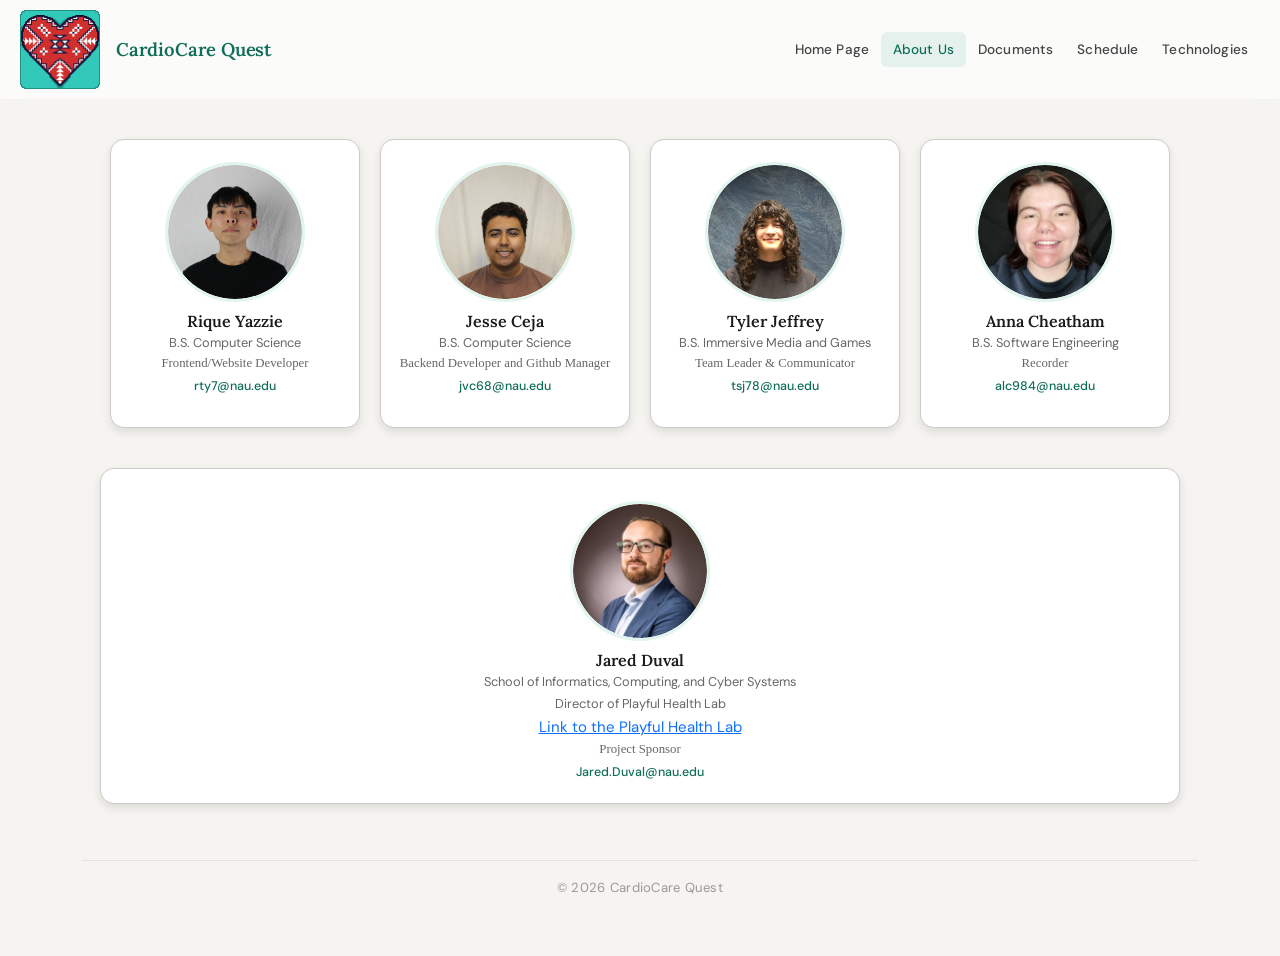
<file: aboutUs.html>
<!DOCTYPE html>
<html lang="en">
<head>
    <meta charset="UTF-8">
    <meta name="viewport" content="width=device-width, initial-scale=1.0">
    <link rel="stylesheet" href="bootstrap-5.3.8-dist/css/bootstrap.min.css">
    <title>CardioCare Quest - About Us</title>
    <link rel="stylesheet" href="styles.css">
</head>
<body class="background">
    <div class="header-bar container-fluid d-flex flex-wrap align-items-center">
        <img src="images/HeartlineLogo.png" alt="Cardio Quest Logo" width="80" class="me-3">
        <h3 class="me-auto">CardioCare Quest</h3>
        <ul class="nav ms-auto">
        <li class="nav-item">
        <a href="index.html" class="nav-link link-body-emphasis px-2">Home Page</a></li>
        <li class="nav-item"><a href="aboutUs.html" class="nav-link link-body-emphasis px-2 active" aria-current="page">About Us</a></li>
        <li class="nav-item"><a href="documents.html" class="nav-link link-body-emphasis px-2">Documents</a></li>
        <li class="nav-item"><a href="schedule.html" class="nav-link link-body-emphasis px-2">Schedule</a></li>
        <li class="nav-item"><a href="technologies.html" class="nav-link link-body-emphasis px-2">Technologies</a></li>
        </ul>        
    </div>

    <div class="flex-container">
    <div class="row-box">
        <div class="image-box">
            <img src="images/riqueHeadshot.jpeg" alt="Riques Headshot Photo">
        </div>
        <div class="text-box">
            <h3>Rique Yazzie</h3>
            <p>B.S. Computer Science</p>
            <p class="italic-font">Frontend/Website Developer</p>
            <p><b>rty7@nau.edu</b></p>
        </div>
    </div>
    
    <div class="row-box">
        <div class="image-box">
            <img src="images/jesseHeadshot.jpg" alt="Jesses Headshot Photo">
        </div>
        <div class="text-box">
            <h3>Jesse Ceja</h3>
            <p>B.S. Computer Science</p>
            <p class="italic-font">Backend Developer and Github Manager</p>
            <p><b>jvc68@nau.edu</b></p>
        </div>
    </div>

    <div class="row-box">
        <div class="image-box">
            <img src="images/tylerHeadshot.jpg" alt="Tylers Headshot Photo">
        </div>
        <div class="text-box">
            <h3>Tyler Jeffrey</h3>
            <p>B.S. Immersive Media and Games</p>
            <p class="italic-font">Team Leader & Communicator</p>
            <p><b>tsj78@nau.edu</b></p>
        </div>
    </div>

    <div class="row-box">
        <div class="image-box">
            <img src="images/annaHeadshot.png" alt="Annas Headshot Photo">
        </div>
        <div class="text-box">
            <h3>Anna Cheatham</h3>
            <p>B.S. Software Engineering</p>
            <p class="italic-font">Recorder</p>
            <p><b>alc984@nau.edu</b></p>
        </div>
    </div>
    </div>

    <div class="bottom-flex-container">
        <div class="row-box">
            <div class="image-box">
                <img src="images/jaredHeadshot.jpg" alt="Jareds Headshot Photo">
            </div>
            <div class="text-box">
                <h3>Jared Duval</h3>
                <p>School of Informatics, Computing, and Cyber Systems</p>
                <p>Director of Playful Health Lab</p>
                <a href="https://www.phtlab.nau.edu/">Link to the Playful Health Lab</a>
                <p class="italic-font">Project Sponsor</p>
                <p><b>Jared.Duval@nau.edu</b></p>
            </div>
        </div>
    </div>

    <div class="container">
        <footer class="py-3 my-4">
            <ul class="nav justify-content-center border-bottom pb-3 mb-3">
            </ul>
            <p class="text-center text-body-secondary">© 2026 CardioCare Quest</p>
        </footer>
    </div>

    <script src="bootstrap-5.3.8-dist/js/bootstrap.bundle.min.js"></script>

</body>
</html>
</file>
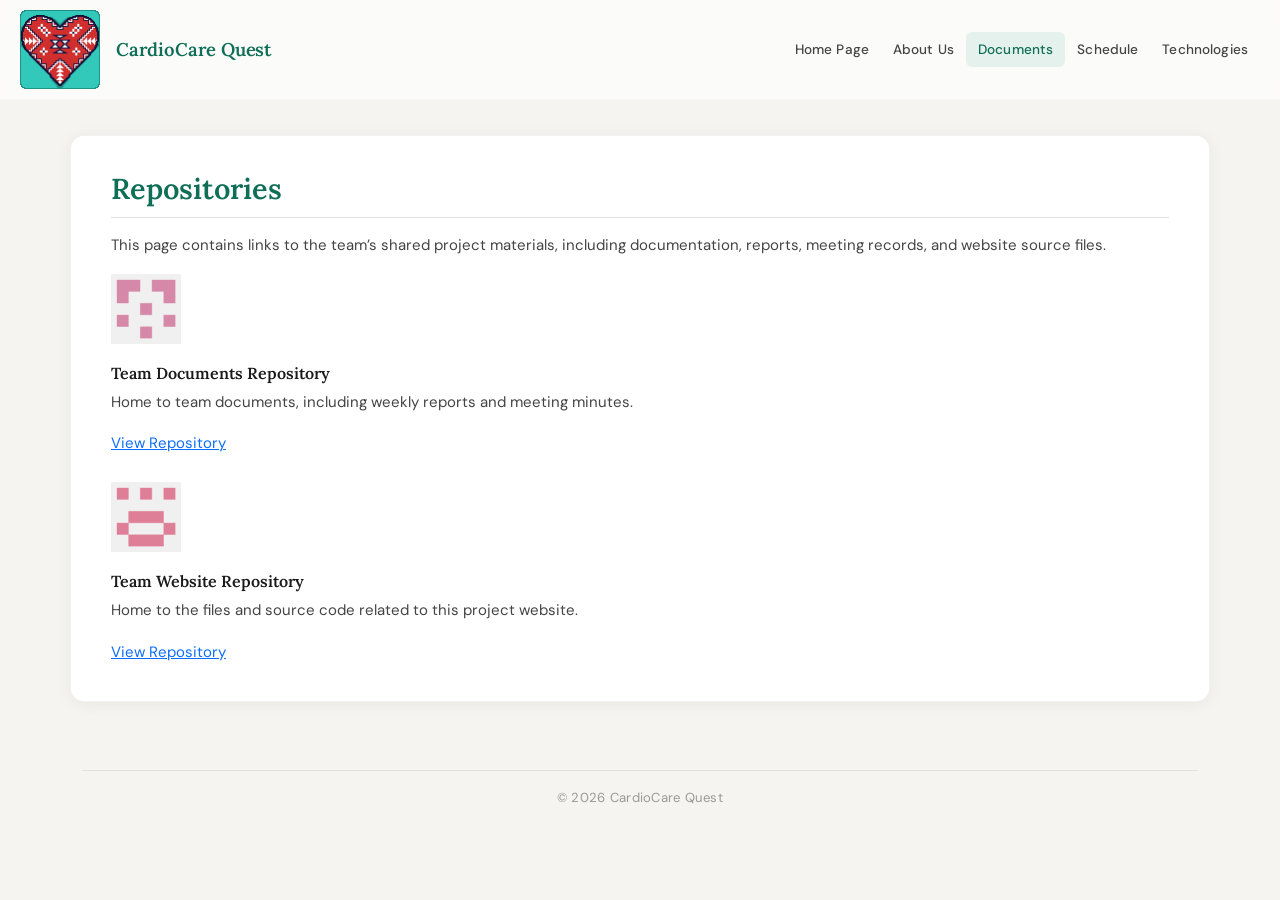
<file: documents.html>
<!DOCTYPE html>
<html lang="en">
<head>
    <meta charset="UTF-8">
    <meta name="viewport" content="width=device-width, initial-scale=1.0">
    <title>CardioCare Quest - Documents</title>
    <link rel="stylesheet" href="bootstrap-5.3.8-dist/css/bootstrap.min.css">
    <link rel="stylesheet" href="styles.css">
</head>
<body class="background">
     
    <div class="header-bar container-fluid d-flex flex-wrap align-items-center">
        <img src="images/HeartlineLogo.png" alt="Cardio Quest Logo" width="80" class="me-3">
        <h3 class="me-auto">CardioCare Quest</h3>
        <ul class="nav ms-auto">
        <li class="nav-item">
        <a href="index.html" class="nav-link link-body-emphasis px-2">Home Page</a></li>
        <li class="nav-item"><a href="aboutUs.html" class="nav-link link-body-emphasis px-2">About Us</a></li>
        <li class="nav-item"><a href="documents.html" class="nav-link link-body-emphasis px-2 active" aria-current="page">Documents</a></li>
        <li class="nav-item"><a href="schedule.html" class="nav-link link-body-emphasis px-2">Schedule</a></li>
        <li class="nav-item"><a href="technologies.html" class="nav-link link-body-emphasis px-2">Technologies</a></li>
        </ul>        
    </div>
    <div class="container my-4">
        <h2 style="border-bottom: 2px solid #ccc;">Repositories</h2>
        <p>
            This page contains links to the team’s shared project materials, including documentation,
            reports, meeting records, and website source files.
        </p>

        <div class="document-list">
            <div class="document-card">
                <div class="document-image">
                    <img src="images/Jesse Pfp.png" alt="GitHub profile picture for team documents repository">
                </div>
                <div class="document-content">
                    <h4>Team Documents Repository</h4>
                    <p>Home to team documents, including weekly reports and meeting minutes.</p>
                    <a href="https://github.com/jvc68/Capstone-Documents-Home" target="_blank">View Repository</a>
                </div>
            </div>

            <br>
            
            <div class="document-card">
                <div class="document-image">
                    <img src="images/Rique Pfp.png" alt="GitHub profile picture for team website repository">
                </div>
                <div class="document-content">
                    <h4>Team Website Repository</h4>
                    <p>Home to the files and source code related to this project website.</p>
                    <a href="https://github.com/jvc68/Cardio-Quest-Team-Website" target="_blank">View Repository</a>
                </div>
            </div>
        </div>
    </div>


    
    <div class="container">
        <footer class="py-3 my-4">
            <ul class="nav justify-content-center border-bottom pb-3 mb-3">
            </ul>
            <p class="text-center text-body-secondary">© 2026 CardioCare Quest</p>
        </footer>
    </div>
    
    <script src="bootstrap-5.3.8-dist/js/bootstrap.bundle.min.js"></script>

</body>
</html>
</file>
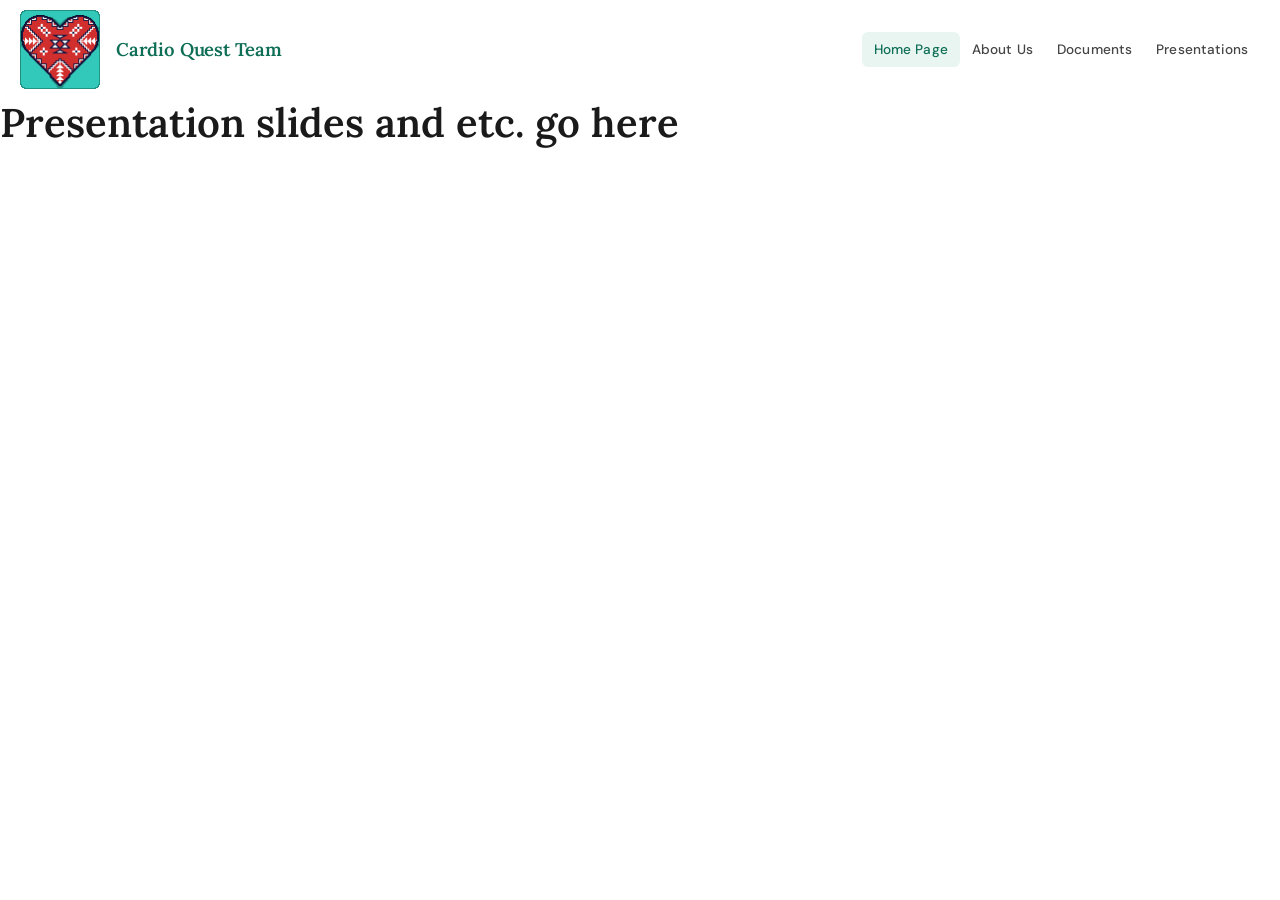
<file: presentations.html>
<!DOCTYPE html>
<html lang="en">
<head>
    <meta charset="UTF-8">
    <meta name="viewport" content="width=device-width, initial-scale=1.0">
    <link rel="stylesheet" href="bootstrap-5.3.8-dist/css/bootstrap.min.css">
    <link rel="stylesheet" href="styles.css">
</head>
<body>
    <div class="header-bar container-fluid d-flex flex-wrap align-items-center">
        <img src="images/HeartlineLogo.png" alt="Cardio Quest Logo" width="80" class="me-3">
        <h3 class="me-auto">Cardio Quest Team</h3>
        <ul class="nav ms-auto">
        <li class="nav-item">
        <a href="index.html" class="nav-link link-body-emphasis px-2 active" aria-current="page">Home Page</a></li>
        <li class="nav-item"><a href="aboutUs.html" class="nav-link link-body-emphasis px-2">About Us</a></li>
        <li class="nav-item"><a href="documents.html" class="nav-link link-body-emphasis px-2">Documents</a></li>
        <li class="nav-item"><a href="presentations.html" class="nav-link link-body-emphasis px-2">Presentations</a></li>
        </ul>        
    </div>
    <h1>Presentation slides and etc. go here</h1>

    <script src="bootstrap-5.3.8-dist/js/bootstrap.bundle.min.js"></script>

</body>
</html>
</file>
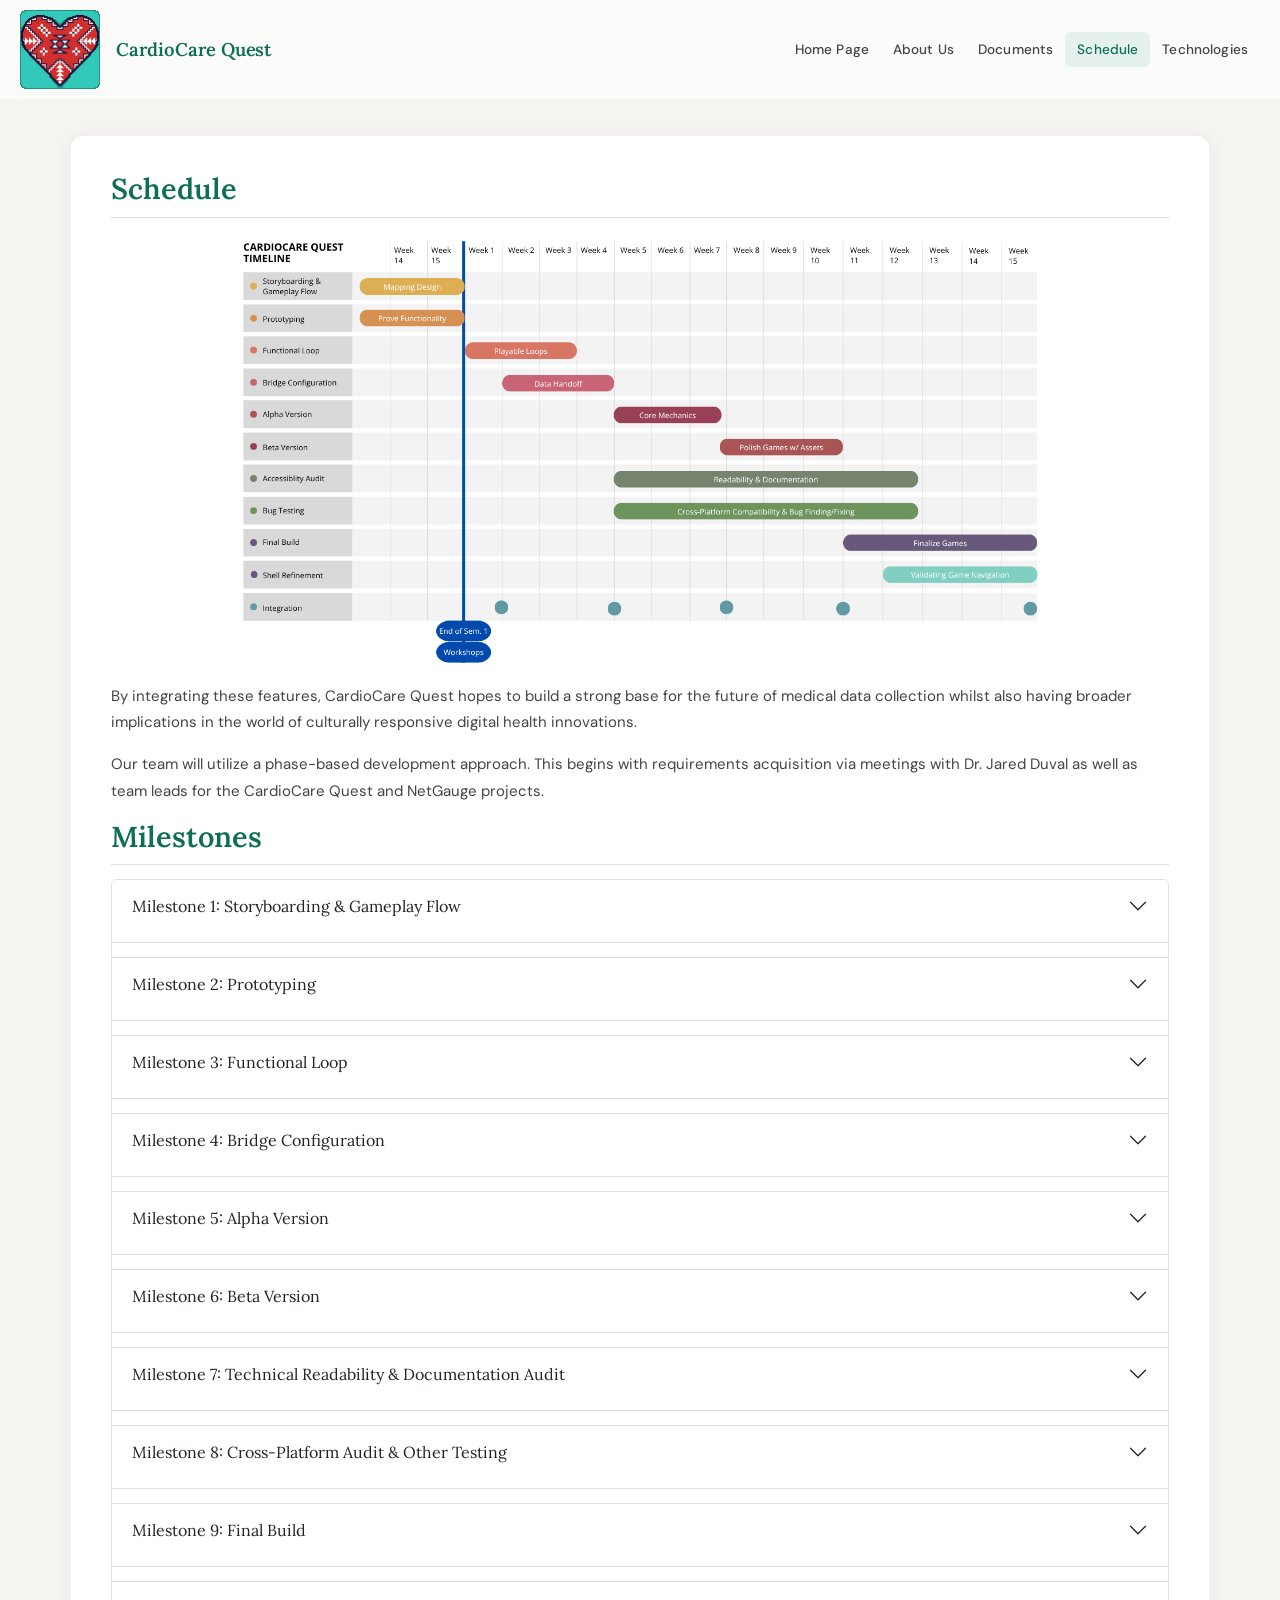
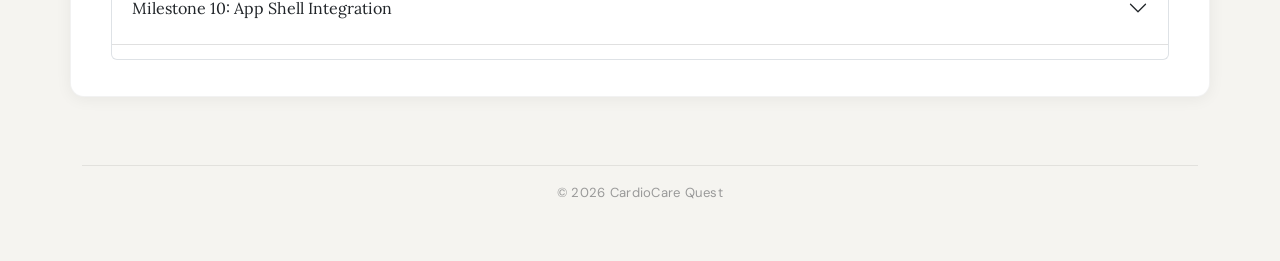
<file: schedule.html>
<!DOCTYPE html>
<html lang="en">
<head>
    <meta charset="UTF-8">
    <meta name="viewport" content="width=device-width, initial-scale=1.0">
    <link rel="stylesheet" href="bootstrap-5.3.8-dist/css/bootstrap.min.css">
    <title>CardioCare Quest - Schedule</title>
    <link rel="stylesheet" href="styles.css">
</head>
<body class="background">
    <div class="header-bar container-fluid d-flex flex-wrap align-items-center">
        <img src="images/HeartlineLogo.png" alt="Cardio Quest Logo" width="80" class="me-3">
        <h3 class="me-auto">CardioCare Quest</h3>
        <ul class="nav ms-auto">
        <li class="nav-item">
        <a href="index.html" class="nav-link link-body-emphasis px-2">Home Page</a></li>
        <li class="nav-item"><a href="aboutUs.html" class="nav-link link-body-emphasis px-2">About Us</a></li>
        <li class="nav-item"><a href="documents.html" class="nav-link link-body-emphasis px-2">Documents</a></li>
        <li class="nav-item"><a href="schedule.html" class="nav-link link-body-emphasis px-2 active" aria-current="page">Schedule</a></li>
        <li class="nav-item"><a href="technologies.html" class="nav-link link-body-emphasis px-2">Technologies</a></li>
        </ul>        
    </div>

    <div class="container my-4">
        <h2>Schedule</h2>
        <img src="images/ProjectSchedule.png" class="schedule-image" alt="Project Schedule diagram">
        <p>By integrating these features, CardioCare Quest hopes to build a strong base for the future of
                medical data collection whilst also having broader implications in the world of culturally
                responsive digital health innovations.
            </p>
            <p>Our team will utilize a phase-based development approach. This begins with requirements
                acquisition via meetings with Dr. Jared Duval as well as team leads for the CardioCare Quest
                and NetGauge projects.
            </p>
        <h2 style="border-bottom: 2px solid #ccc;">Milestones</h2>

        <div class="accordion" id="milestonesAccordion">
            <div class="accordion-item">
                <h2 class="accordion-header" id="headingOne">
                    <button class="accordion-button collapsed" type="button" data-bs-toggle="collapse" data-bs-target="#milestoneOne" aria-expanded="false" aria-controls="milestoneOne">
                        Milestone 1: Storyboarding & Gameplay Flow
                    </button>
                </h2>
                <div id="milestoneOne" class="accordion-collapse collapse" aria-labelledby="headingOne" data-bs-parent="#milestonesAccordion">
                    <div class="accordion-body">
                        Conceptualize and finalize storyboards for all 5 games during sessions with the PHT Lab to ensure a proper base for the game development phase.
                    </div>
                </div>
            </div>

            <div class="accordion-item">
                <h2 class="accordion-header" id="headingTwo">
                    <button class="accordion-button collapsed" type="button" data-bs-toggle="collapse" data-bs-target="#milestoneTwo" aria-expanded="false" aria-controls="milestoneTwo">
                        Milestone 2: Prototyping
                    </button>
                </h2>
                <div id="milestoneTwo" class="accordion-collapse collapse" aria-labelledby="headingTwo" data-bs-parent="#milestonesAccordion">
                    <div class="accordion-body">
                        Build individual prototypes for each of the 5 factors, focusing on establishing the functionality required for each unique gameplay mechanic.
                    </div>
                </div>
            </div>

            <div class="accordion-item">
                <h2 class="accordion-header" id="headingThree">
                    <button class="accordion-button collapsed" type="button" data-bs-toggle="collapse" data-bs-target="#milestoneThree" aria-expanded="false" aria-controls="milestoneThree">
                        Milestone 3: Functional Loop
                    </button>
                </h2>
                <div id="milestoneThree" class="accordion-collapse collapse" aria-labelledby="headingThree" data-bs-parent="#milestonesAccordion">
                    <div class="accordion-body">
                        Establish the first playable loop for each game to verify proper state management and data handoff functionality.
                    </div>
                </div>
            </div>

            <div class="accordion-item">
                <h2 class="accordion-header" id="headingFour">
                    <button class="accordion-button collapsed" type="button" data-bs-toggle="collapse" data-bs-target="#milestoneFour" aria-expanded="false" aria-controls="milestoneFour">
                        Milestone 4: Bridge Configuration
                    </button>
                </h2>
                <div id="milestoneFour" class="accordion-collapse collapse" aria-labelledby="headingFour" data-bs-parent="#milestonesAccordion">
                    <div class="accordion-body">
                        Properly establish the Twine-to-Flutter communication bridge to ensure that all hypertension metrics can be sent to the backend database.
                    </div>
                </div>
            </div>

            <div class="accordion-item">
                <h2 class="accordion-header" id="headingFive">
                    <button class="accordion-button collapsed" type="button" data-bs-toggle="collapse" data-bs-target="#milestoneFive" aria-expanded="false" aria-controls="milestoneFive">
                        Milestone 5: Alpha Version
                    </button>
                </h2>
                <div id="milestoneFive" class="accordion-collapse collapse" aria-labelledby="headingFive" data-bs-parent="#milestonesAccordion">
                    <div class="accordion-body">
                        Tie together all core mechanics and systems required for each game using placeholders or other unpolished assets to create a feature-complete system despite lacking polish.
                    </div>
                </div>
            </div>

            <div class="accordion-item">
                <h2 class="accordion-header" id="headingSix">
                    <button class="accordion-button collapsed" type="button" data-bs-toggle="collapse" data-bs-target="#milestoneSix" aria-expanded="false" aria-controls="milestoneSix">
                        Milestone 6: Beta Version
                    </button>
                </h2>
                <div id="milestoneSix" class="accordion-collapse collapse" aria-labelledby="headingSix" data-bs-parent="#milestonesAccordion">
                    <div class="accordion-body">
                        Replace all placeholder assets with completed versions of text, audio, images, and other content while also refining gameplay functionality and focusing on bug fixing.
                    </div>
                </div>
            </div>

            <div class="accordion-item">
                <h2 class="accordion-header" id="headingSeven">
                    <button class="accordion-button collapsed" type="button" data-bs-toggle="collapse" data-bs-target="#milestoneSeven" aria-expanded="false" aria-controls="milestoneSeven">
                        Milestone 7: Technical Readability & Documentation Audit
                    </button>
                </h2>
                <div id="milestoneSeven" class="accordion-collapse collapse" aria-labelledby="headingSeven" data-bs-parent="#milestonesAccordion">
                    <div class="accordion-body">
                        Perform a comprehensive audit of the entire codebase to ensure it is organized, understandable, and well documented for future community use. This also includes assessing compliance with accessibility standards.
                    </div>
                </div>
            </div>

            <div class="accordion-item">
                <h2 class="accordion-header" id="headingEight">
                    <button class="accordion-button collapsed" type="button" data-bs-toggle="collapse" data-bs-target="#milestoneEight" aria-expanded="false" aria-controls="milestoneEight">
                        Milestone 8: Cross-Platform Audit & Other Testing
                    </button>
                </h2>
                <div id="milestoneEight" class="accordion-collapse collapse" aria-labelledby="headingEight" data-bs-parent="#milestonesAccordion">
                    <div class="accordion-body">
                        Perform final testing for Android and iOS compatibility and conduct any other required tests for usability, accessibility, and bug finding.
                    </div>
                </div>
            </div>

            <div class="accordion-item">
                <h2 class="accordion-header" id="headingNine">
                    <button class="accordion-button collapsed" type="button" data-bs-toggle="collapse" data-bs-target="#milestoneNine" aria-expanded="false" aria-controls="milestoneNine">
                        Milestone 9: Final Build
                    </button>
                </h2>
                <div id="milestoneNine" class="accordion-collapse collapse" aria-labelledby="headingNine" data-bs-parent="#milestonesAccordion">
                    <div class="accordion-body">
                        Finalize a release candidate build, ensuring that there are no major bugs and that game mechanics are fully fleshed out and tested.
                    </div>
                </div>
            </div>

            <div class="accordion-item">
                <h2 class="accordion-header" id="headingTen">
                    <button class="accordion-button collapsed" type="button" data-bs-toggle="collapse" data-bs-target="#milestoneTen" aria-expanded="false" aria-controls="milestoneTen">
                        Milestone 10: App Shell Integration
                    </button>
                </h2>
                <div id="milestoneTen" class="accordion-collapse collapse" aria-labelledby="headingTen" data-bs-parent="#milestonesAccordion">
                    <div class="accordion-body">
                        Finalize any changes required for the Flutter app shell, ensuring proper navigation between all sections of the platform. Twine games will also be fully integrated into the platform at this point for usage.
                    </div>
                </div>
            </div>
        </div>

    </div>

    <div class="container">
        <footer class="py-3 my-4">
            <ul class="nav justify-content-center border-bottom pb-3 mb-3">
            </ul>
            <p class="text-center text-body-secondary">© 2026 CardioCare Quest</p>
        </footer>
    </div>
    
    <script src="bootstrap-5.3.8-dist/js/bootstrap.bundle.min.js"></script>

</body>
</html>
</file>
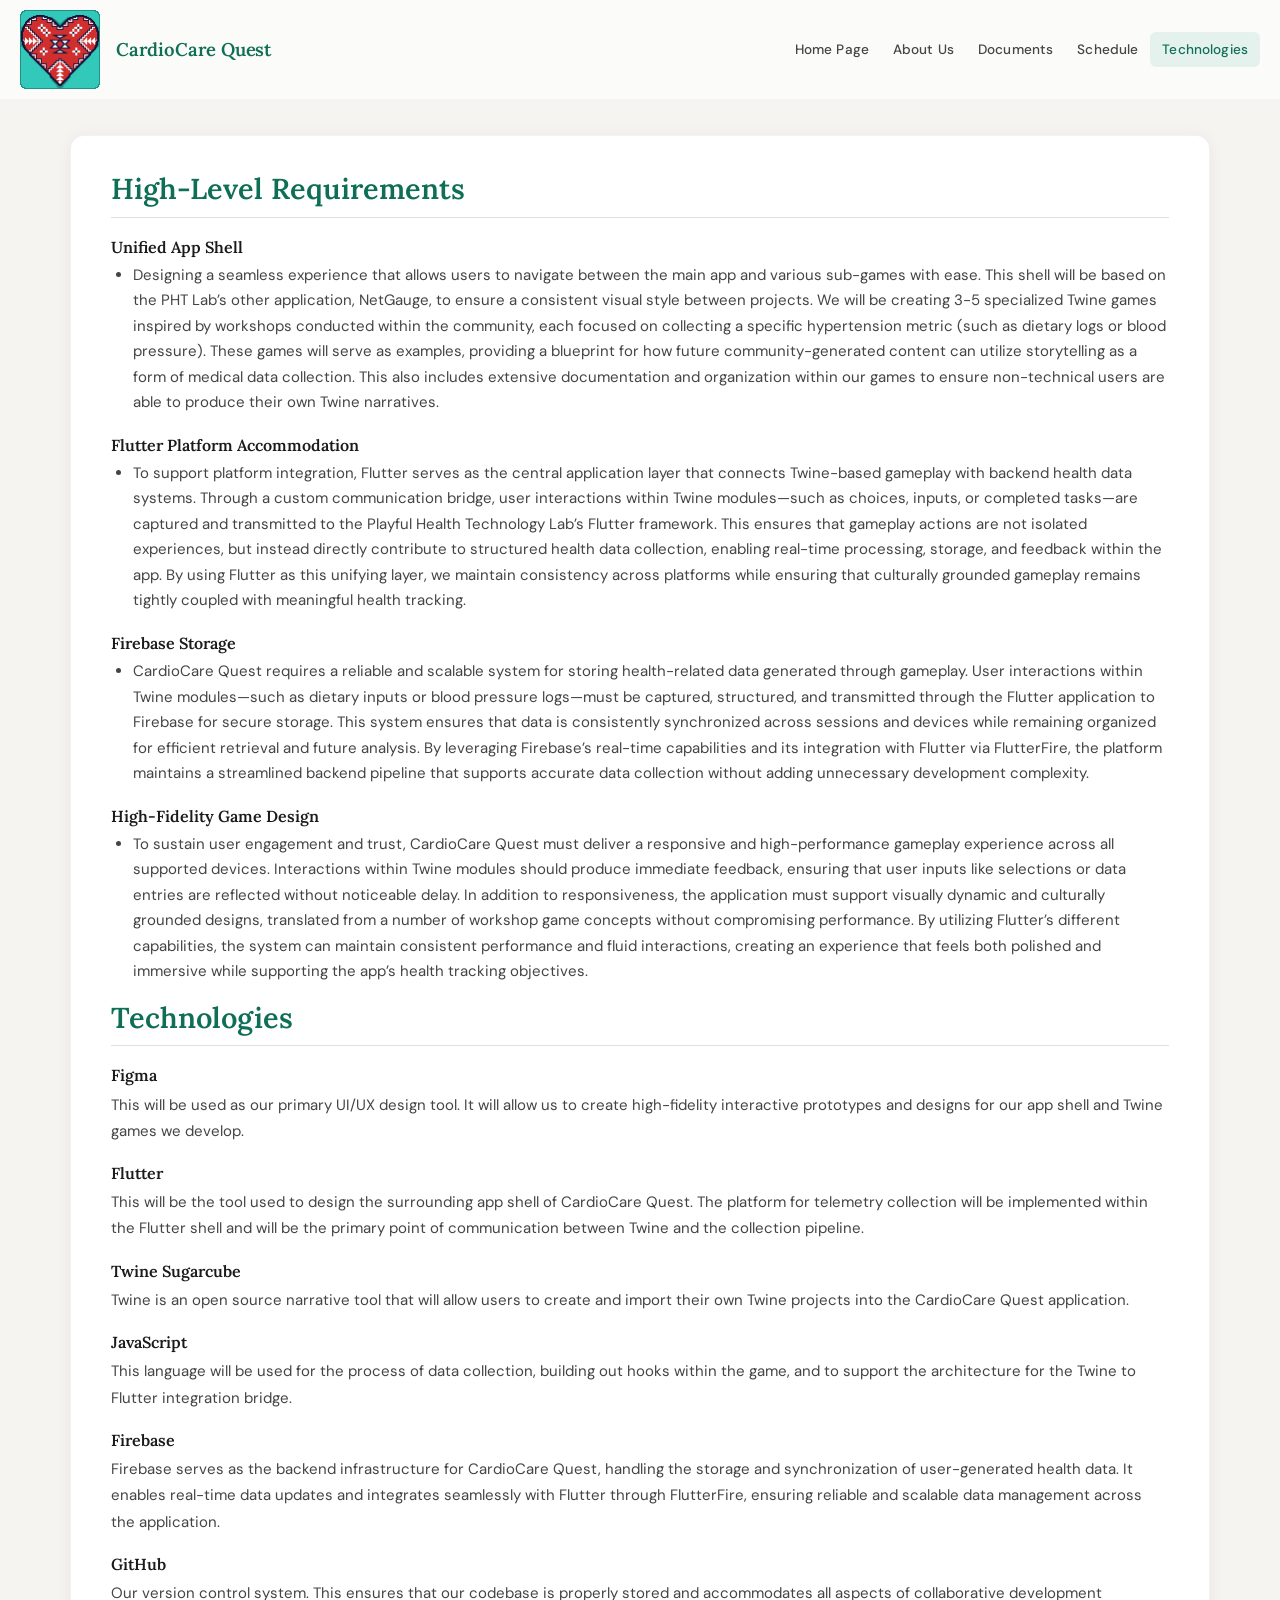
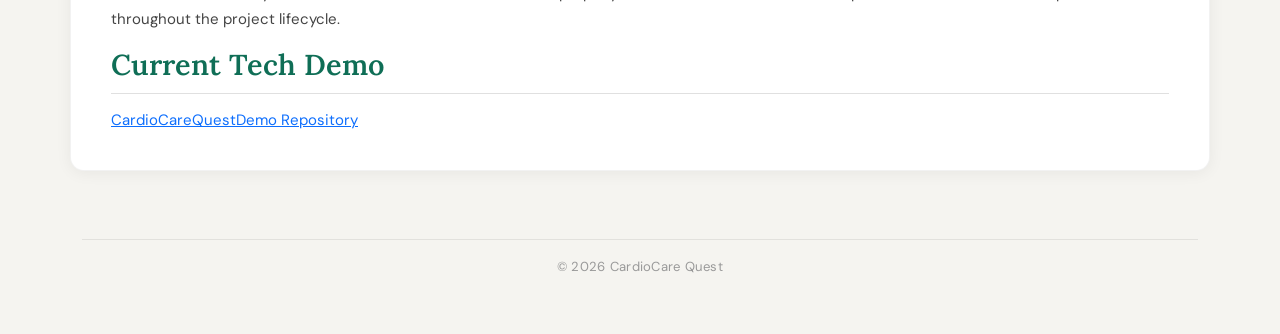
<file: technologies.html>
<!DOCTYPE html>
<html lang="en">
<head>
    <meta charset="UTF-8">
    <meta name="viewport" content="width=device-width, initial-scale=1.0">
    <link rel="stylesheet" href="bootstrap-5.3.8-dist/css/bootstrap.min.css">
    <title>CardioCare Quest - Technologies</title>
    <link rel="stylesheet" href="styles.css">
</head>
<body class="background">
    <div class="header-bar container-fluid d-flex flex-wrap align-items-center">
        <img src="images/HeartlineLogo.png" alt="Cardio Quest Logo" width="80" class="me-3">
        <h3 class="me-auto">CardioCare Quest</h3>
        <ul class="nav ms-auto">
        <li class="nav-item">
        <a href="index.html" class="nav-link link-body-emphasis px-2">Home Page</a></li>
        <li class="nav-item"><a href="aboutUs.html" class="nav-link link-body-emphasis px-2">About Us</a></li>
        <li class="nav-item"><a href="documents.html" class="nav-link link-body-emphasis px-2">Documents</a></li>
        <li class="nav-item"><a href="schedule.html" class="nav-link link-body-emphasis px-2">Schedule</a></li>
        <li class="nav-item"><a href="technologies.html" class="nav-link link-body-emphasis px-2 active" aria-current="page">Technologies</a></li>
        </ul>        
    </div>

    <div class="container my-4">
        <h2 style="border-bottom: 2px solid #ccc;">High-Level Requirements</h2>
        <h4>Unified App Shell</h4>
        <ul>
            <li>Designing a seamless experience that allows users to navigate between the main app and various 
                sub-games with ease. This shell will be based on the PHT Lab’s other application, NetGauge, to 
                ensure a consistent visual style between projects. We will be creating 3-5 specialized Twine 
                games inspired by workshops conducted within the community, each focused on collecting a specific 
                hypertension metric (such as dietary logs or blood pressure). These games will serve as examples, 
                providing a blueprint for how future community-generated content can utilize storytelling as a 
                form of medical data collection. This also includes extensive documentation and organization 
                within our games to ensure non-technical users are able to produce their own Twine narratives.
            </li>
        </ul>
        <h4>Flutter Platform Accommodation</h4>
        <ul>
            <li>To support platform integration, Flutter serves as the central application layer that connects 
                Twine-based gameplay with backend health data systems. Through a custom communication bridge, 
                user interactions within Twine modules—such as choices, inputs, or completed tasks—are captured 
                and transmitted to the Playful Health Technology Lab’s Flutter framework. This ensures that 
                gameplay actions are not isolated experiences, but instead directly contribute to structured 
                health data collection, enabling real-time processing, storage, and feedback within the app. 
                By using Flutter as this unifying layer, we maintain consistency across platforms while ensuring 
                that culturally grounded gameplay remains tightly coupled with meaningful health tracking.
            </li>
        </ul>
        <h4>Firebase Storage</h4>
        <ul>
            <li>CardioCare Quest requires a reliable and scalable system for storing health-related data generated 
                through gameplay. User interactions within Twine modules—such as dietary inputs or blood pressure 
                logs—must be captured, structured, and transmitted through the Flutter application to Firebase for 
                secure storage. This system ensures that data is consistently synchronized across sessions and 
                devices while remaining organized for efficient retrieval and future analysis. By leveraging 
                Firebase’s real-time capabilities and its integration with Flutter via FlutterFire, the platform 
                maintains a streamlined backend pipeline that supports accurate data collection without adding 
                unnecessary development complexity.

            </li>
        </ul>
        <h4>High-Fidelity Game Design</h4>
        <ul>
            <li>To sustain user engagement and trust, CardioCare Quest must deliver a responsive and 
                high-performance gameplay experience across all supported devices. Interactions within Twine 
                modules should produce immediate feedback, ensuring that user inputs like selections or data 
                entries are reflected without noticeable delay. In addition to responsiveness, the application 
                must support visually dynamic and culturally grounded designs, translated from a number of workshop 
                game concepts without compromising performance. By utilizing Flutter’s different capabilities, 
                the system can maintain consistent performance and fluid interactions, creating an experience 
                that feels both polished and immersive while supporting the app’s health tracking objectives. 
            </li>
        </ul>
 
        <h2 style="border-bottom: 2px solid #ccc;">Technologies</h2>
        <h4>Figma</h4>
        <p>This will be used as our primary UI/UX design tool. It will allow us to create high-fidelity
            interactive prototypes and designs for our app shell and Twine games we develop.</p>
        <h4>Flutter</h4>
        <p>This will be the tool used to design the surrounding app shell of CardioCare Quest. The
            platform for telemetry collection will be implemented within the Flutter shell and will be the
            primary point of communication between Twine and the collection pipeline.</p>
        <h4>Twine Sugarcube</h4>
        <p>Twine is an open source narrative tool that will allow users to create and import their own
            Twine projects into the CardioCare Quest application.</p>
        <h4>JavaScript</h4>
        <p>This language will be used for the process of data collection, building out hooks within the
            game, and to support the architecture for the Twine to Flutter integration bridge.</p>
            <h4>Firebase</h4>
        <p>Firebase serves as the backend infrastructure for CardioCare Quest, handling the storage and synchronization 
            of user-generated health data. It enables real-time data updates and integrates seamlessly with Flutter 
            through FlutterFire, ensuring reliable and scalable data management across the application.</p>
        <h4>GitHub</h4>
        <p>Our version control system. This ensures that our codebase is properly stored and
            accommodates all aspects of collaborative development throughout the project lifecycle.</p>
 
        <h2 style="border-bottom: 2px solid #ccc;">Current Tech Demo</h2>
        <a href="https://github.com/jvc68/CardioCareQuestDemo">CardioCareQuestDemo Repository</a>
    </div>
    
    <div class="container">
        <footer class="py-3 my-4">
            <ul class="nav justify-content-center border-bottom pb-3 mb-3">
            </ul>
            <p class="text-center text-body-secondary">© 2026 CardioCare Quest</p>
        </footer>
    </div>

    <script src="bootstrap-5.3.8-dist/js/bootstrap.bundle.min.js"></script>

</body>
</html>
</file>
<file: styles.css>
/* ====================
   GLOBAL STUFF (FONTS)
   ==================== */

@import url('https://fonts.googleapis.com/css2?family=Lora:ital,wght@0,400;0,600;1,400&family=DM+Sans:ital,wght@0,300;0,400;0,500;1,400&display=swap');
 
*, *::before, *::after {
  box-sizing: border-box;
}
 
body {
  font-family: 'DM Sans', sans-serif;
  font-size: 15px;
  line-height: 1.7;
  color: #1a1a1a;
}
 
h1, h2, h3, h4 {
  font-family: 'Lora', serif;
  font-weight: 600;
}

/* ====================
   BACKGROUND
   ==================== */

/* change background color */
.background {
  background-color: #f5f4f0;
}

/* ====================
   HEADER/NAV
   ==================== */

/* for styling the top of the header */
.header-bar {
  position: sticky;
  top: 0;
  z-index: 1000;

  background: rgba(255, 255, 255, 0.6);
  /* transparent */
  backdrop-filter: blur(10px);
  -webkit-backdrop-filter: blur(10px);
  /* Safari support */
  padding: 10px 20px;
}

.header-bar h3 {
  font-family: 'Lora', serif;
  font-size: 1.15rem;
  font-weight: 600;
  color: #0f6e56;
  margin: 0;
  letter-spacing: -0.01em;
}
 
.header-bar .nav-link {
  font-size: 0.85rem;
  font-weight: 500;
  color: #444 !important;
  padding: 6px 12px !important;
  border-radius: 6px;
  transition: background 0.18s, color 0.18s;
  letter-spacing: 0.01em;
}
 
.header-bar .nav-link:hover {
  background: rgba(29, 158, 117, 0.08);
  color: #0f6e56 !important;
}
 
.header-bar .nav-link.active {
  background: rgba(29, 158, 117, 0.1);
  color: #0f6e56 !important;
}

/* ====================
   HERO SECTION 
   ====================*/

.banner {
  width: 100%;
  height: 300px;
  object-fit: cover;
  display: block;
  filter: brightness(0.72);
}

/* hero section styling */
.hero-section {
  position: relative;
  width: 100%;
  overflow: hidden;
}

/* contains text over the hero image */
.hero-text {
  position: absolute;
  top: 50%;
  left: 35%;
  transform: translate(-50%, -50%);
  color: white;
  text-align: center;
}

.hero-text h1 {
  font-family: 'Lora', serif;
  font-size: clamp(1.4rem, 3vw, 2rem);
  font-weight: 600;
  text-shadow: 0 2px 12px rgba(0,0,0,0.35);
  line-height: 1.3;
  color: white;
}

/* ====================
   MAIN CONTENT HOMEPAGE
   ==================== */

.container.my-4 {
  background: white;
  border-radius: 14px;
  padding: 36px 40px;
  margin-top: 36px !important;
  margin-bottom: 36px !important;
  box-shadow: 0 2px 16px rgba(0,0,0,0.06);
  border: 1px solid rgba(0,0,0,0.05);
}
 
.container.my-4 h2 {
  font-size: 1.8rem;
  color: #0f6e56;
  margin-bottom: 14px;
  padding-bottom: 10px;
  border-bottom: 1px solid #e0e0e0 !important;
}
 
.container.my-4 h4 {
  font-size: 1rem;
  color: #1a1a1a;
  margin-top: 20px;
  margin-bottom: 6px;
}
 
.container.my-4 p {
  color: #444;
  line-height: 1.75;
}
 
.container.my-4 ul {
  color: #444;
  padding-left: 1.4rem;
}
 
.container.my-4 ul li {
  margin-bottom: 6px;
  line-height: 1.7;
}

/* ====================
   ABOUT US PAGE
   ==================== */

/* creates card in aboutUs.html */
.row-box {
  width: 250px;
  height: auto;
  /* taller to fit image + text */
  display: flex;
  flex-direction: column;
  border: 1px solid #ccc;
  border-radius: 14px;
  background: white;
  box-shadow: 0 4px 10px rgba(0, 0, 0, 0.1);
  overflow: hidden;
  padding-bottom: 20px;
  transition: box-shadow 0.2s, transform 0.2s;
}

.row-box:hover {
  box-shadow: 0 8px 28px rgba(15, 110, 86, 0.12);
  transform: translateY(-3px);
}

/* wraps cards horizontally and evenly */
.flex-container {
  display: flex;
  flex-wrap: wrap;
  /* allow multiple per row */
  gap: 20px;
  justify-content: center;
  margin-top: 40px;
}

/* Styles for bottom container in aboutUs.html */
.bottom-flex-container {
  display: flex;
  gap: 20px;
  justify-content: center;
  margin-top: 40px;
  padding: 0 100px;
  /* add horizontal padding to prevent edge crowding */
}

/* override width behavior ONLY for bottom cards */
.bottom-flex-container .row-box {
  flex: 1;
  padding: 10px;
  /* makes them stretch evenly */
  max-width: none;
}


/* text content for each card */
.image-box {
  width: 140px;
  /* smaller than the card */
  height: 140px;
  /* same as width */
  margin: 22px auto 0 auto;
  /* center horizontally */
  overflow: hidden;
  border-radius: 50%;
  border: 3px solid #e1f5ee;
  /* optional if you want circular container */
}

/* makes images cover their containers */
.image-box img {
  width: 100%;
  height: 100%;
  object-fit: cover;
  /* crop and maintain aspect ratio */
  border-radius: 50%;
  /* perfectly circular */
}

/* changes font to italic */
.italic-font {
  font-family: 'Italic', serif;
}

.text-box {
  flex: 1;
  /* text takes the remaining space */
  padding: 10px;
  text-align: center;
}

.text-box h3 {
  font-size: 1rem;
  font-weight: 600;
  margin-bottom: 2px;
  color: #1a1a1a;
}
 
.text-box p {
  font-size: 0.8rem;
  color: #666;
  margin-bottom: 2px;
  line-height: 1.5;
}
 
.text-box p b {
  font-size: 0.78rem;
  color: #0f6e56;
  font-weight: 500;
}

/* ====================
   DOCUMENTS PAGE
   ==================== */

.document-image img {
  width: 70px;
  height: 70px;
  object-fit: cover;
  display: block;
}

.link-container {
  display: grid;
  grid-template-columns: 20vh;
}

.link-box {
  width: 98vw;
  height: auto;
  padding: 10px;
  margin: 10px;
  /* taller to fit image + text */
  border-radius: 12px;
  background: white;
  box-shadow: 0 4px 10px rgba(0, 0, 0, 0.1);
  overflow: hidden;
  transition: box-shadow 0.2s, transform 0.2s;
}

.link-box:hover {
  box-shadow: 0 8px 28px rgba(15, 110, 86, 0.1);
  transform: translateY(-2px);
}

.link-image-box img {
  width: 100px;
  height: 100px;
  object-fit: cover;
  align-self: left;
  border-radius: 20px;
}

.link {
  /* text takes the remaining space */
  padding: 10px;
}

/* ====================
   FOOTER
   ==================== */

footer {
  margin-top: 20px;
}
 
footer .text-body-secondary {
  font-size: 0.82rem;
  color: #999 !important;
  letter-spacing: 0.02em;
}
 
footer .border-bottom {
  border-color: rgba(0,0,0,0.08) !important;
}

.solution-row {
  display: flex;
  align-items: center;
  gap: 30px; /* smaller space between image and text */
  margin: 20px 0;
}

.solution-left img {
  width: 100%;
  max-width: 500px;
  height: auto;
  display: block;
}

.schedule-image {
  width: 100%;
  max-width: 800px;
  height: auto;
  display: block;
  margin: 20px auto;
}


.video-section {
  margin: 24px 0 10px 0;
  display: flex;
  justify-content: center;
}

.video-section video {
  width: 100%;
  max-width: 800px;
  height: auto;
  border-radius: 12px;
  box-shadow: 0 4px 16px rgba(0,0,0,0.08);
}
</file>
